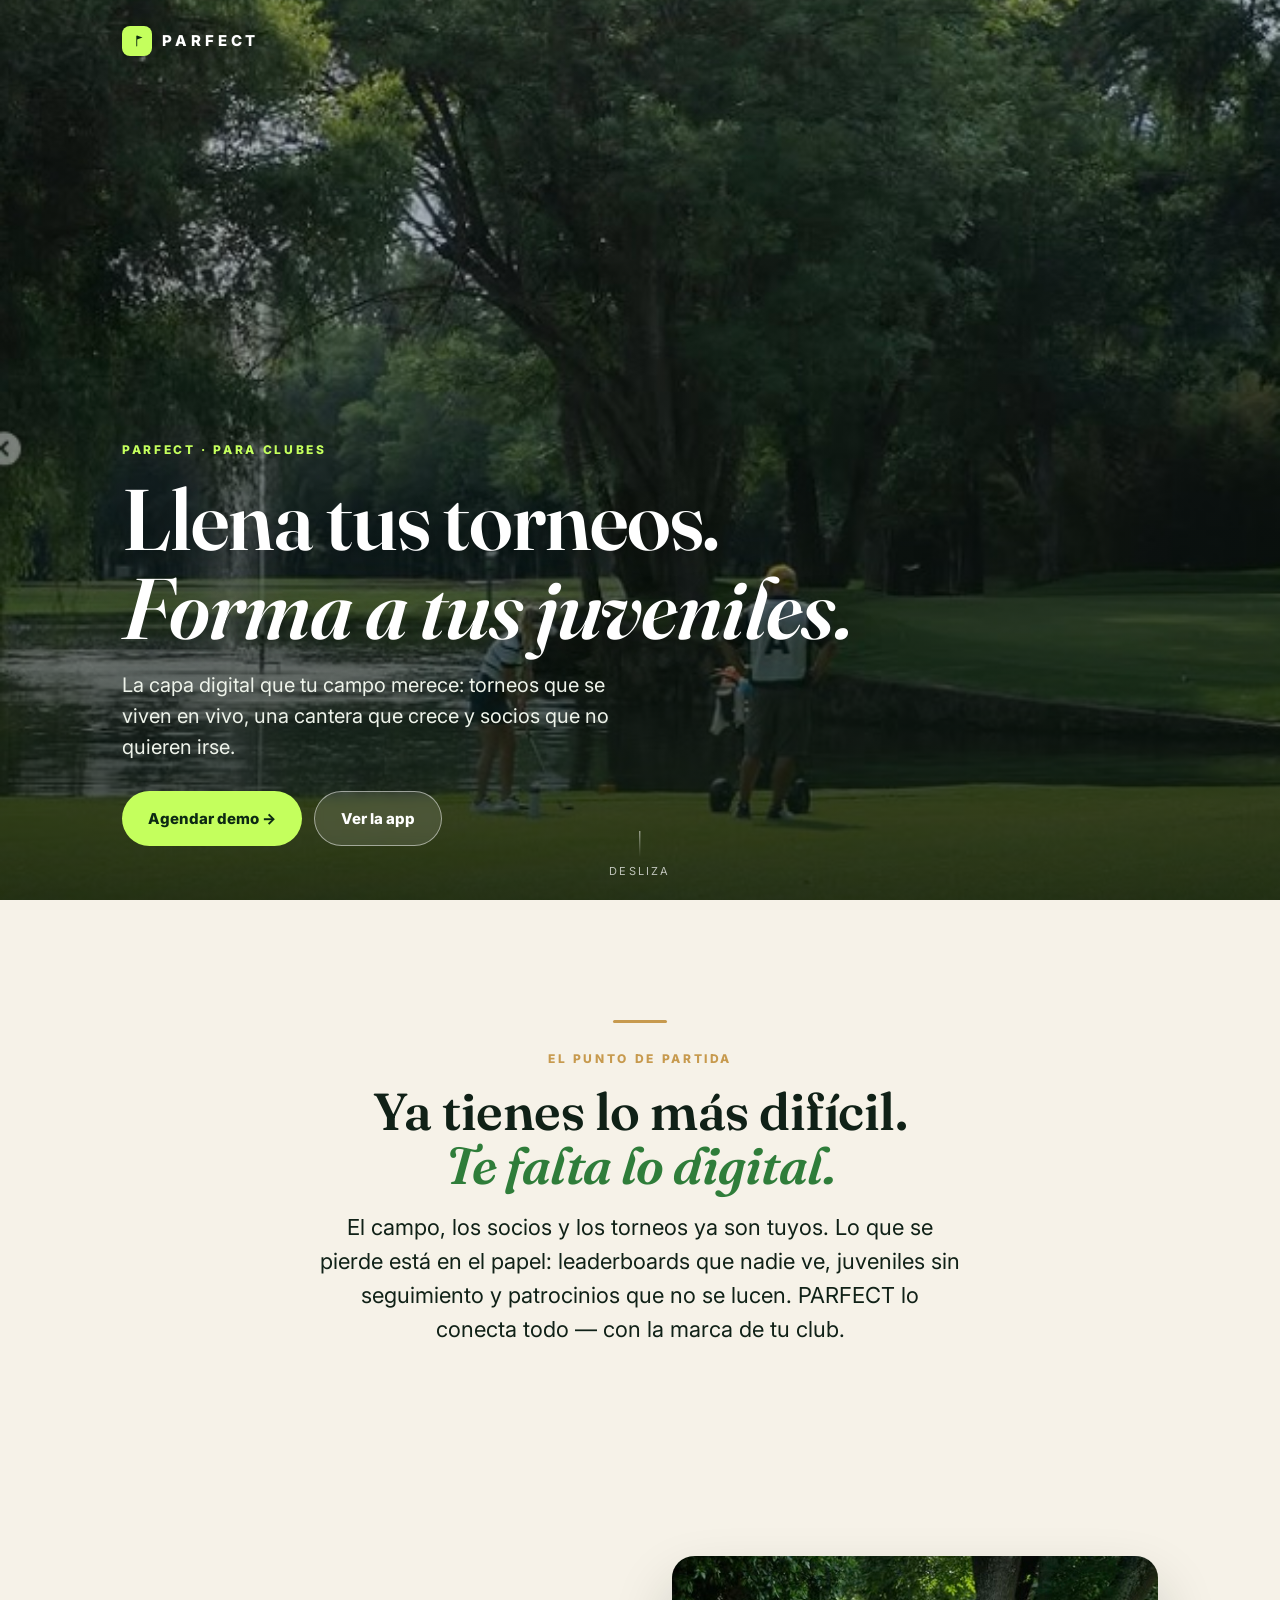
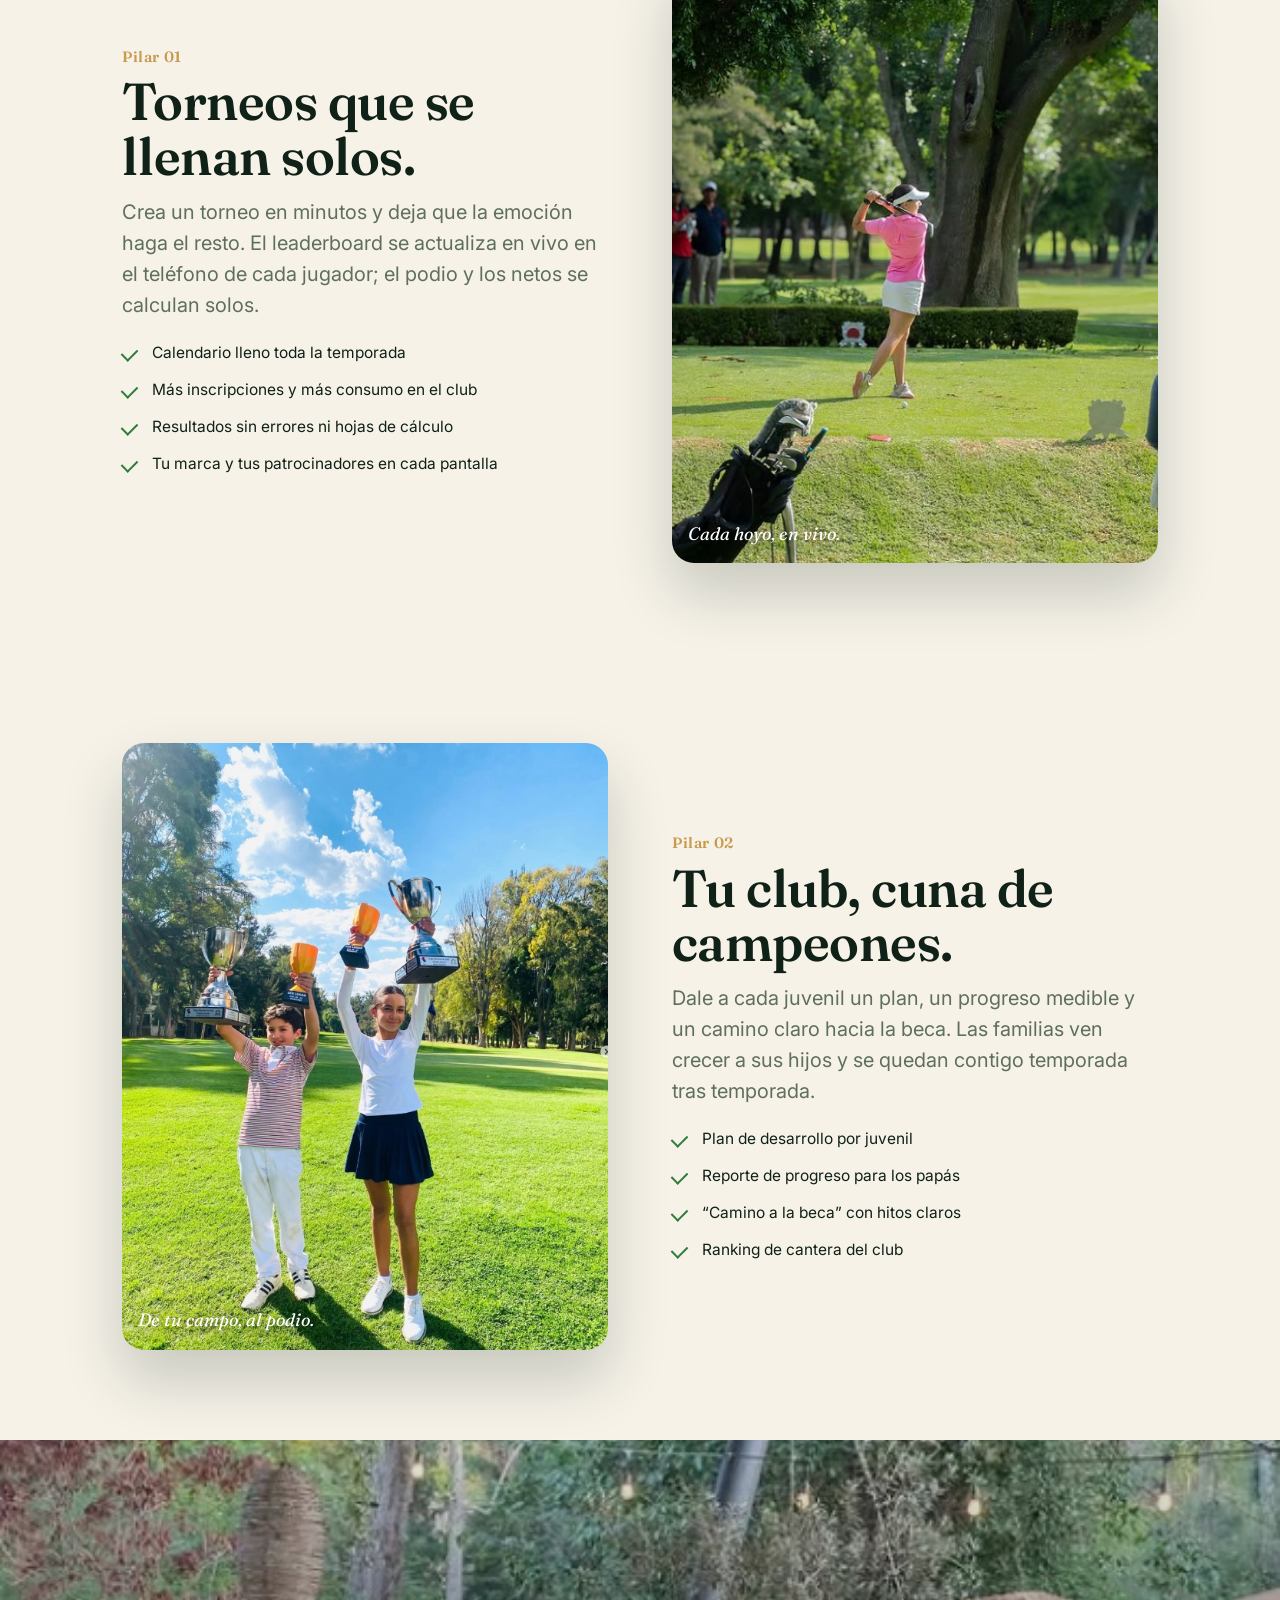
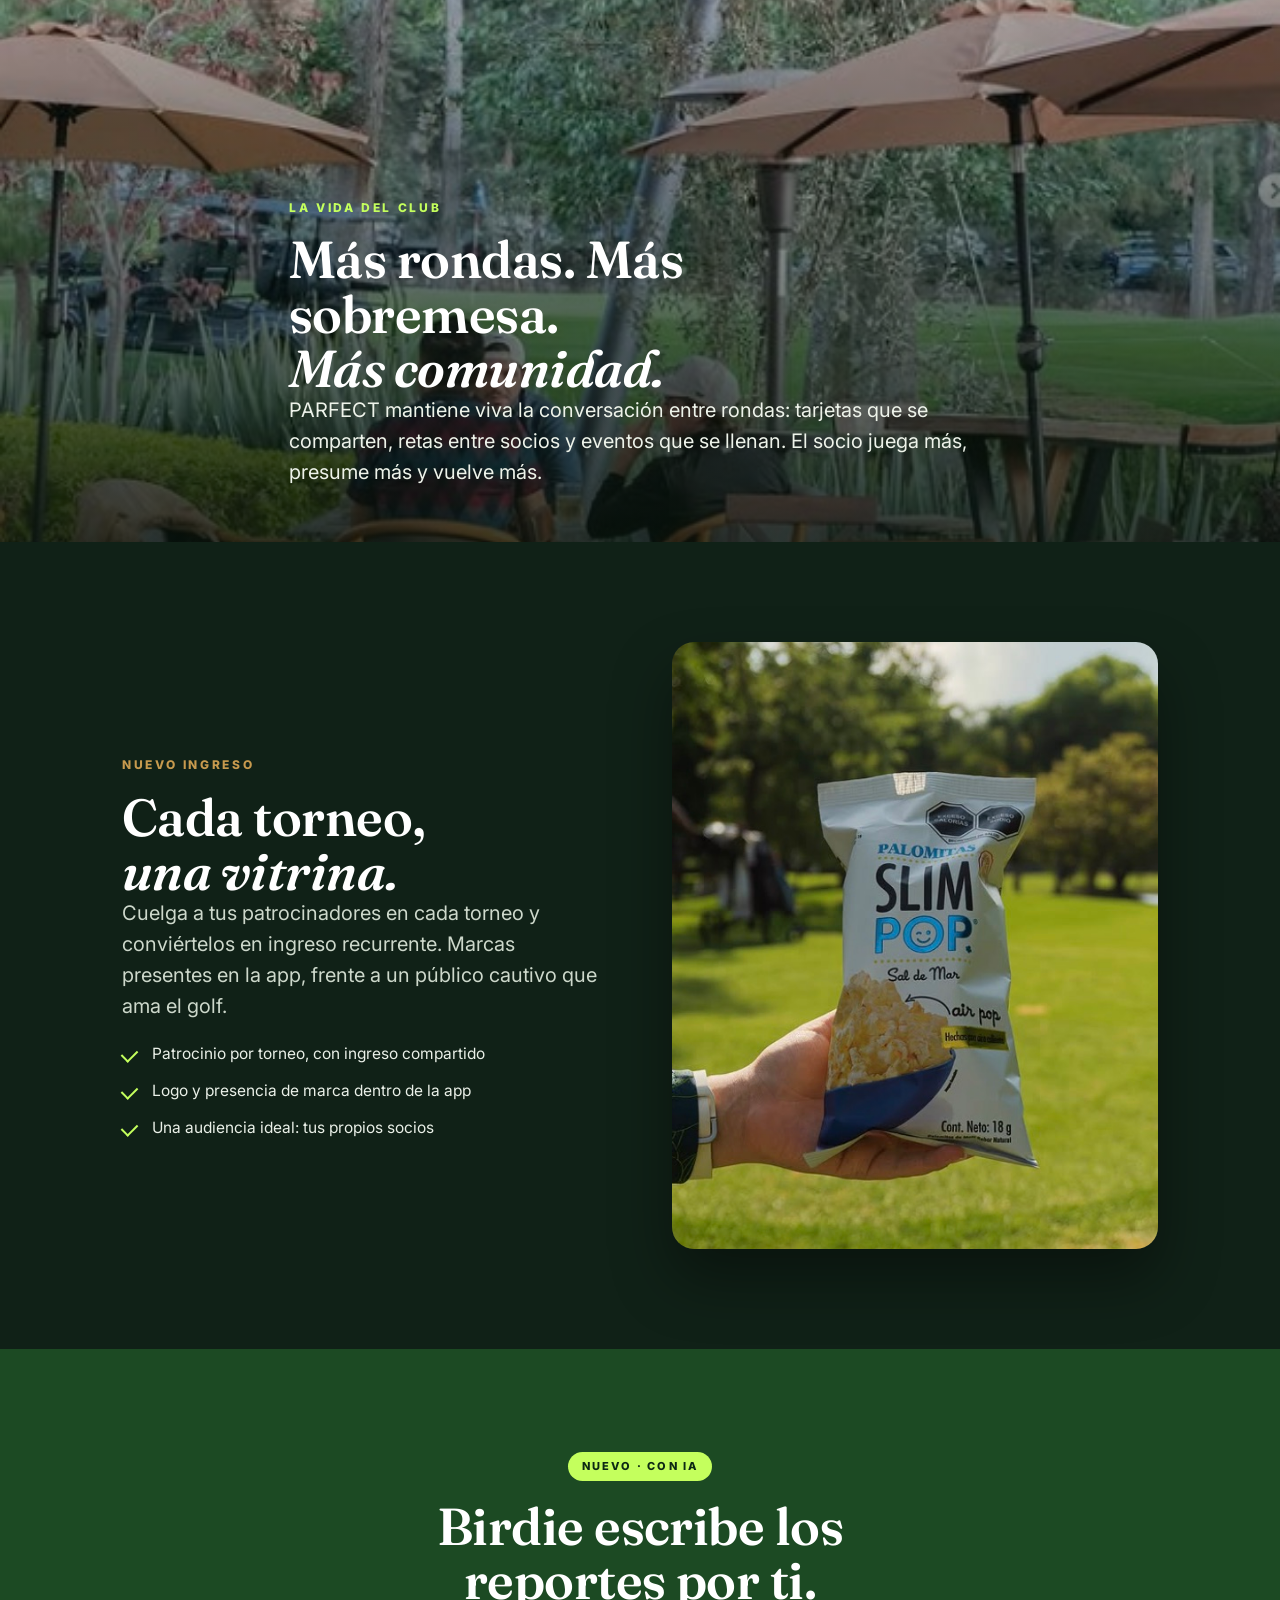
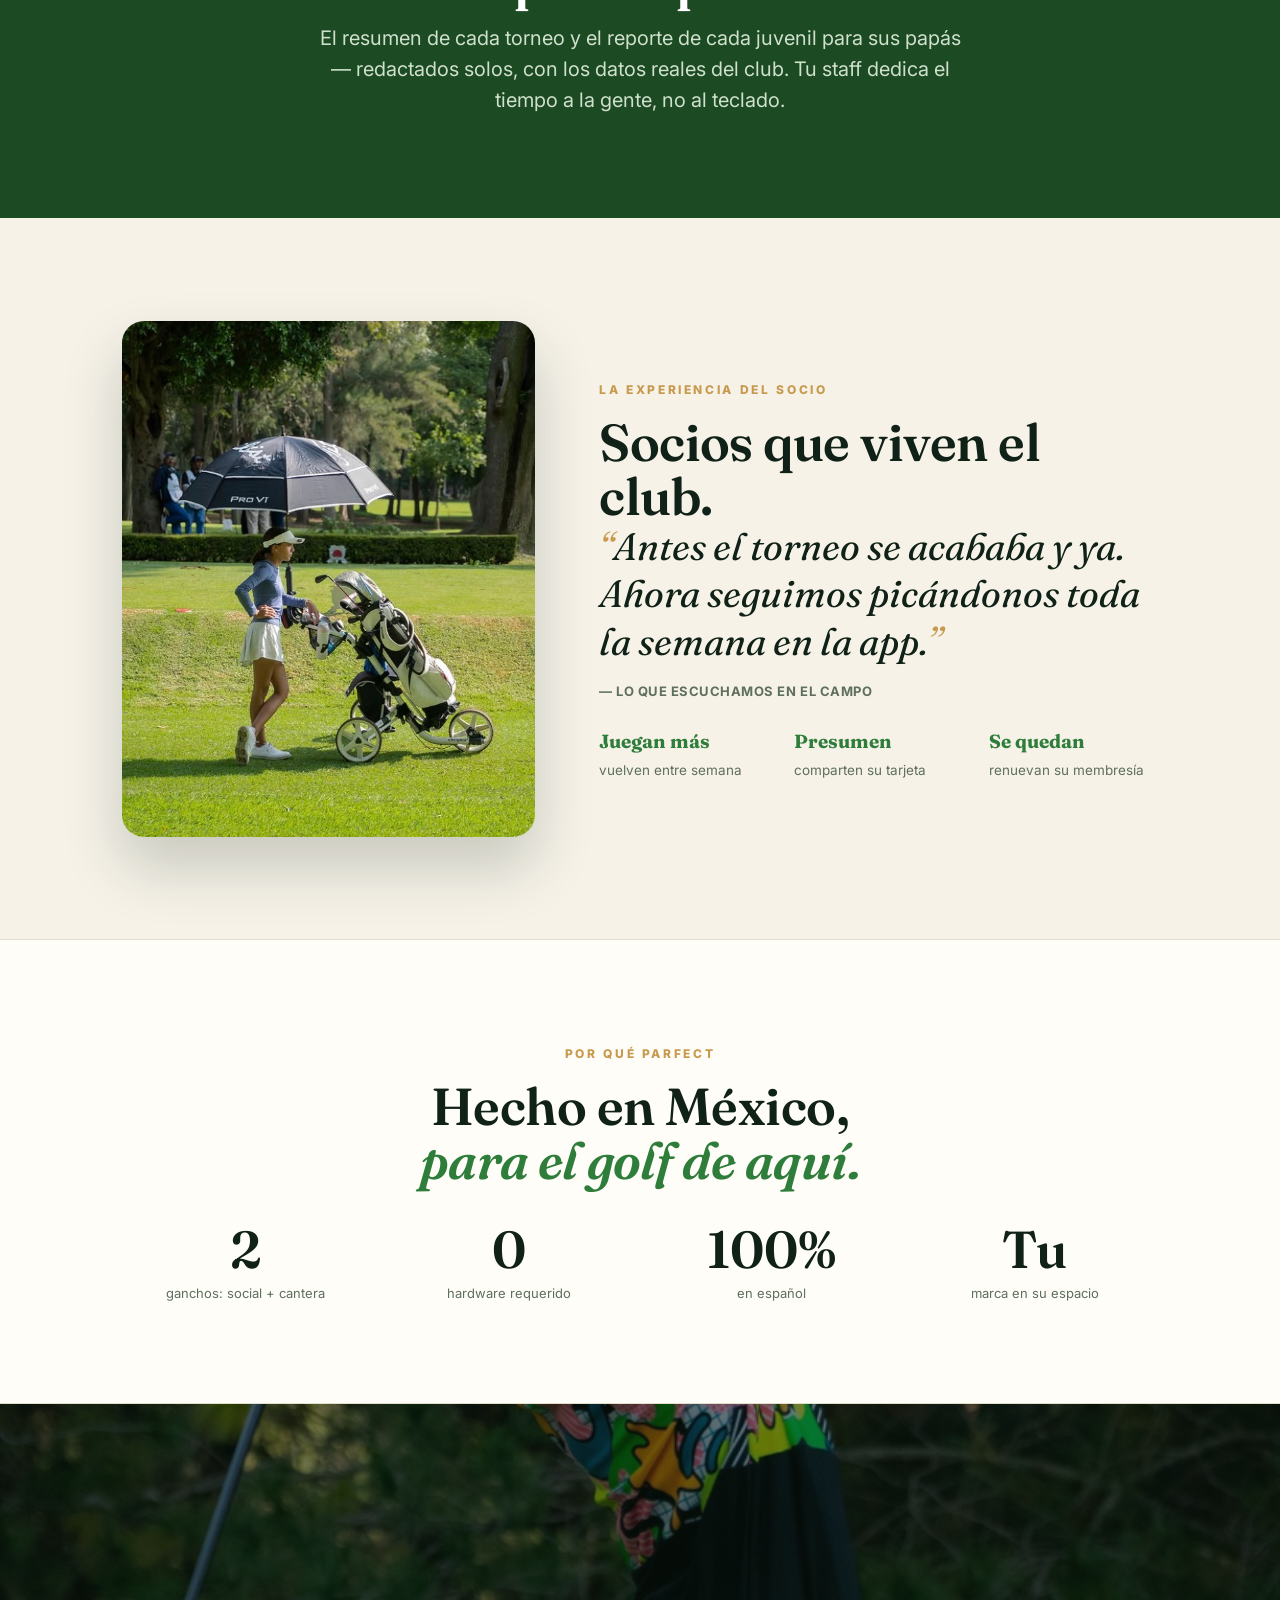
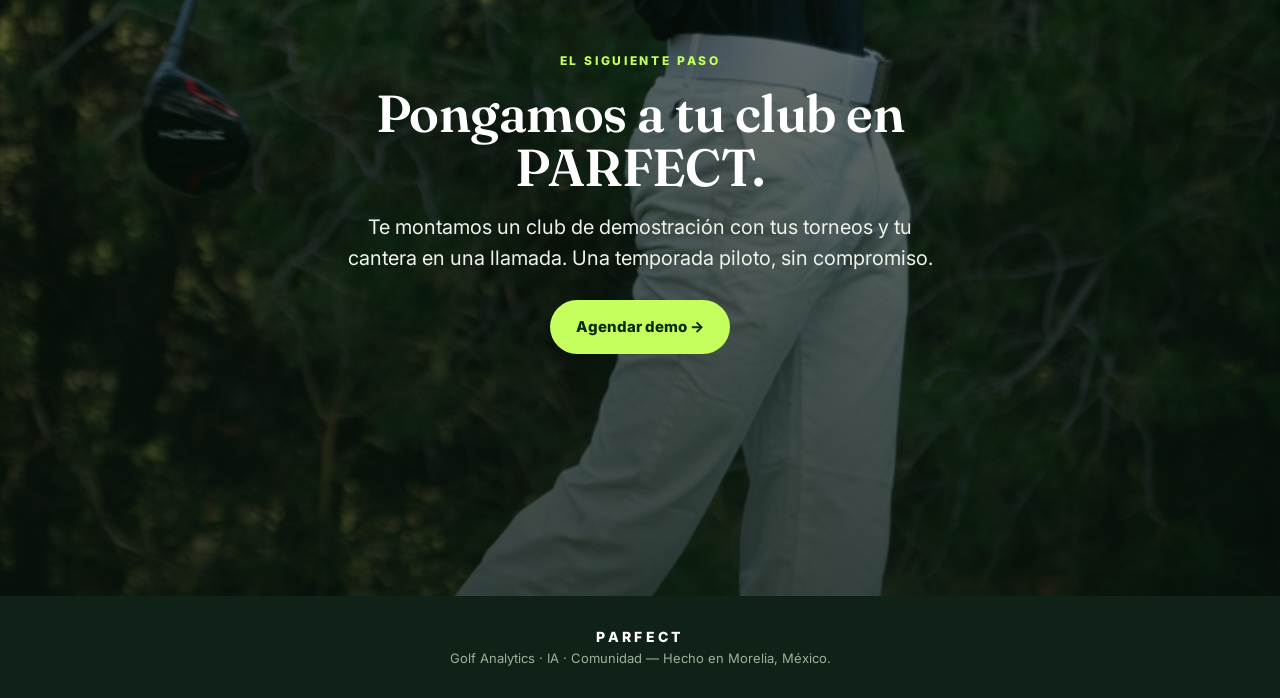
<file: deck/index.html>
<!doctype html>
<html lang="es">
<head>
  <meta charset="UTF-8" />
  <meta name="viewport" content="width=device-width, initial-scale=1.0" />
  <title>PARFECT para Clubes — Llena tus torneos. Forma a tus juveniles.</title>
  <meta name="description" content="La capa digital de tu club: torneos con leaderboard en vivo, academia juvenil con reporte a padres, patrocinios que se convierten en ingreso y socios que viven el club." />
  <meta property="og:title" content="PARFECT para Clubes" />
  <meta property="og:description" content="Llena tus torneos. Forma a tus juveniles. La capa digital de tu club." />
  <meta property="og:image" content="https://rorropirrorro69.github.io/parfect/deck/assets/juveniles.jpg" />
  <link rel="preconnect" href="https://fonts.googleapis.com" />
  <link rel="preconnect" href="https://fonts.gstatic.com" crossorigin />
  <link href="https://fonts.googleapis.com/css2?family=Fraunces:ital,opsz,wght@0,9..144,500;0,9..144,600;0,9..144,800;1,9..144,500&family=Inter:wght@400;500;600;700;800&display=swap" rel="stylesheet" />
  <style>
    :root{
      --ink:#102117; --ink2:#1b3a26; --cream:#f6f2e8; --paper:#fffdf8;
      --line:#e3ddcc; --muted:#5f6f5e; --lime:#c4ff5d; --green:#2f7d3a; --green-d:#1c4a23;
      --gold:#c79a4e;
      --serif:'Fraunces',Georgia,'Times New Roman',serif;
      --sans:'Inter',-apple-system,system-ui,Segoe UI,Roboto,sans-serif;
    }
    *{box-sizing:border-box;margin:0;padding:0}
    html{scroll-behavior:smooth}
    body{font-family:var(--sans);color:var(--ink);background:var(--cream);line-height:1.55;-webkit-font-smoothing:antialiased;overflow-x:hidden}
    img{display:block;max-width:100%}
    .wrap{max-width:1080px;margin:0 auto;padding:0 22px}
    .eyebrow{font-family:var(--sans);font-size:12px;font-weight:800;letter-spacing:.22em;text-transform:uppercase;color:var(--green)}
    .eyebrow.gold{color:var(--gold)}
    h1,h2{font-family:var(--serif);font-weight:600;line-height:1.04;letter-spacing:-.01em}
    .display{font-size:clamp(40px,8.5vw,86px);font-weight:600}
    h2.big{font-size:clamp(30px,5.2vw,52px);font-weight:600;margin-top:14px}
    .lead{font-size:clamp(16px,2.2vw,20px);color:var(--muted);max-width:54ch}
    .serif-it{font-style:italic}
    .lime-tx{color:var(--green)}

    /* ---------- HERO ---------- */
    .hero{position:relative;min-height:100svh;display:flex;align-items:flex-end;color:#fff;
      background:linear-gradient(180deg,rgba(8,20,12,.18) 0%,rgba(8,20,12,.30) 42%,rgba(8,20,12,.82) 100%), url('assets/hero.jpg') center/cover no-repeat;}
    .hero .wrap{padding-top:30px;padding-bottom:54px;width:100%}
    .brand{position:absolute;top:26px;left:0;width:100%;}
    .brand .wrap{display:flex;align-items:center;gap:10px;padding-top:0}
    .brand .mark{width:30px;height:30px;border-radius:8px;background:var(--lime);display:grid;place-items:center}
    .brand b{font-family:var(--sans);font-weight:800;letter-spacing:.26em;font-size:15px}
    .hero .eyebrow{color:var(--lime)}
    .hero h1{margin:14px 0 16px;text-shadow:0 12px 40px rgba(0,0,0,.35)}
    .hero .lead{color:#eef3ea;max-width:40ch}
    .cta-row{display:flex;gap:12px;flex-wrap:wrap;margin-top:28px}
    .btn{display:inline-flex;align-items:center;gap:8px;font-family:var(--sans);font-weight:800;font-size:15px;padding:15px 26px;border-radius:999px;text-decoration:none;transition:transform .12s ease}
    .btn:active{transform:scale(.97)}
    .btn-lime{background:var(--lime);color:#0c2913}
    .btn-ghost{background:rgba(255,255,255,.12);color:#fff;border:1.5px solid rgba(255,255,255,.5);backdrop-filter:blur(4px)}
    .btn-dark{background:var(--green-d);color:#fff}
    .scroll-hint{position:absolute;bottom:20px;left:50%;transform:translateX(-50%);color:rgba(255,255,255,.7);font-size:11px;letter-spacing:.2em;text-transform:uppercase;display:flex;flex-direction:column;align-items:center;gap:6px}
    .scroll-hint span{width:1px;height:26px;background:linear-gradient(rgba(255,255,255,.7),transparent)}

    /* ---------- INTRO ---------- */
    .intro{padding:clamp(64px,10vw,120px) 0;text-align:center}
    .intro .lead{margin:18px auto 0;max-width:46ch;font-size:clamp(17px,2.4vw,22px);color:var(--ink)}
    .intro .rule{width:54px;height:3px;background:var(--gold);margin:0 auto 22px;border-radius:2px}

    /* ---------- SPLIT (foto + texto) ---------- */
    .split{padding:clamp(40px,7vw,90px) 0}
    .split .wrap{display:grid;grid-template-columns:1fr 1fr;align-items:center;gap:clamp(28px,5vw,72px)}
    .split .ph{position:relative;border-radius:22px;overflow:hidden;box-shadow:0 30px 60px rgba(16,33,23,.20);aspect-ratio:4/5}
    .split .ph img{width:100%;height:100%;object-fit:cover}
    .split .ph .cap{position:absolute;left:16px;bottom:16px;color:#fff;font-family:var(--serif);font-style:italic;font-size:18px;text-shadow:0 4px 16px rgba(0,0,0,.5)}
    .split.flip .tx{order:2}
    .split.flip .ph{order:1}
    .num{font-family:var(--serif);font-size:15px;font-weight:600;color:var(--gold);letter-spacing:.04em}
    .split h2{margin:6px 0 14px}
    ul.feat{list-style:none;margin:20px 0 0;display:flex;flex-direction:column;gap:13px}
    ul.feat li{position:relative;padding-left:30px;font-size:15.5px;color:var(--ink)}
    ul.feat li::before{content:'';position:absolute;left:0;top:7px;width:13px;height:8px;border-left:2.5px solid var(--green);border-bottom:2.5px solid var(--green);transform:rotate(-45deg)}

    /* ---------- FULL BLEED foto con texto ---------- */
    .bleed{position:relative;min-height:78svh;display:flex;align-items:flex-end;color:#fff}
    .bleed.social{background:linear-gradient(180deg,rgba(8,20,12,.1),rgba(8,20,12,.78)),url('assets/social.jpg') center/cover no-repeat}
    .bleed .wrap{padding-bottom:54px;padding-top:54px}
    .bleed h2{max-width:18ch}
    .bleed .lead{color:#eef3ea}

    /* ---------- PATROCINIOS ---------- */
    .spon{background:var(--ink);color:#fff;padding:clamp(54px,8vw,100px) 0}
    .spon .eyebrow{color:var(--gold)}
    .spon h2{color:#fff}
    .spon .lead{color:#cdd8cb}
    .spon .grid{display:grid;grid-template-columns:1fr 1fr;align-items:center;gap:clamp(28px,5vw,64px)}
    .spon .ph{border-radius:22px;overflow:hidden;aspect-ratio:4/5;box-shadow:0 30px 60px rgba(0,0,0,.4)}
    .spon .ph img{width:100%;height:100%;object-fit:cover}
    .spon ul.feat li{color:#eaf0e8}
    .spon ul.feat li::before{border-color:var(--lime)}

    /* ---------- IA band ---------- */
    .ia{background:var(--green-d);color:#fff;text-align:center;padding:clamp(56px,8vw,104px) 0}
    .ia .badge{display:inline-block;font-family:var(--sans);font-size:11px;font-weight:800;letter-spacing:.2em;text-transform:uppercase;color:#0c2913;background:var(--lime);padding:6px 14px;border-radius:999px}
    .ia h2{color:#fff;margin:18px auto 0;max-width:16ch}
    .ia .lead{color:#cfe0cd;margin:16px auto 0;max-width:50ch}

    /* ---------- SATISFACCIÓN ---------- */
    .sat{padding:clamp(56px,8vw,104px) 0}
    .sat .grid{display:grid;grid-template-columns:.85fr 1.15fr;gap:clamp(28px,5vw,64px);align-items:center}
    .sat .ph{border-radius:22px;overflow:hidden;aspect-ratio:4/5;box-shadow:0 30px 60px rgba(16,33,23,.2)}
    .sat .ph img{width:100%;height:100%;object-fit:cover}
    .quote{font-family:var(--serif);font-style:italic;font-size:clamp(24px,4vw,38px);line-height:1.25;color:var(--ink)}
    .quote .mk{color:var(--gold)}
    .attr{margin-top:16px;font-size:13px;font-weight:700;letter-spacing:.04em;color:var(--muted);text-transform:uppercase}
    .satrow{display:flex;gap:26px;flex-wrap:wrap;margin-top:26px}
    .satrow div{flex:1 1 120px}
    .satrow b{font-family:var(--serif);font-size:19px;display:block;color:var(--green)}
    .satrow span{font-size:13.5px;color:var(--muted)}

    /* ---------- POR QUÉ / stats ---------- */
    .why{background:var(--paper);border-top:1px solid var(--line);border-bottom:1px solid var(--line);padding:clamp(56px,8vw,100px) 0;text-align:center}
    .stats{display:grid;grid-template-columns:repeat(4,1fr);gap:16px;margin-top:36px}
    .stat b{font-family:var(--serif);font-size:clamp(34px,6vw,52px);font-weight:600;color:var(--ink);display:block;line-height:1}
    .stat span{font-size:13px;color:var(--muted);display:block;margin-top:8px}

    /* ---------- CTA final ---------- */
    .final{position:relative;min-height:88svh;display:flex;align-items:center;text-align:center;color:#fff;
      background:linear-gradient(180deg,rgba(8,20,12,.55),rgba(8,20,12,.78)),url('assets/cierre.jpg') center/cover no-repeat}
    .final h2{color:#fff;max-width:18ch;margin:14px auto 0}
    .final .lead{color:#eef3ea;margin:18px auto 26px;max-width:46ch}

    footer{background:var(--ink);color:#9fb09d;text-align:center;padding:30px 22px;font-size:13px}
    footer .fmark{font-family:var(--sans);font-weight:800;letter-spacing:.24em;color:#fff;font-size:14px}

    @media(max-width:760px){
      .split .wrap,.spon .grid,.sat .grid{grid-template-columns:1fr}
      .split.flip .tx{order:1}.split.flip .ph{order:2}
      .split .ph,.spon .ph,.sat .ph{aspect-ratio:4/5;max-height:64svh}
      .stats{grid-template-columns:1fr 1fr;gap:24px 16px}
      .sat .ph{display:none}
    }
  </style>
</head>
<body>

  <!-- ===== HERO ===== -->
  <header class="hero">
    <div class="brand"><div class="wrap"><span class="mark"><svg width="16" height="16" viewBox="0 0 32 32"><path d="M16 5 L27 9 L16 13 Z" fill="#0c2913"/><rect x="14.6" y="5" width="1.8" height="22" rx=".9" fill="#0c2913"/></svg></span><b>PARFECT</b></div></div>
    <div class="wrap">
      <span class="eyebrow">PARFECT · para clubes</span>
      <h1 class="display">Llena tus torneos.<br><span class="serif-it">Forma a tus juveniles.</span></h1>
      <p class="lead">La capa digital que tu campo merece: torneos que se viven en vivo, una cantera que crece y socios que no quieren irse.</p>
      <div class="cta-row">
        <a class="btn btn-lime" href="mailto:andremacouzetruiz@gmail.com?subject=PARFECT%20para%20mi%20club">Agendar demo →</a>
        <a class="btn btn-ghost" href="https://rorropirrorro69.github.io/parfect/" target="_blank" rel="noopener">Ver la app</a>
      </div>
    </div>
    <div class="scroll-hint"><span></span>Desliza</div>
  </header>

  <!-- ===== INTRO ===== -->
  <section class="intro">
    <div class="wrap">
      <div class="rule"></div>
      <span class="eyebrow gold">El punto de partida</span>
      <h2 class="big">Ya tienes lo más difícil.<br><span class="serif-it lime-tx">Te falta lo digital.</span></h2>
      <p class="lead">El campo, los socios y los torneos ya son tuyos. Lo que se pierde está en el papel: leaderboards que nadie ve, juveniles sin seguimiento y patrocinios que no se lucen. PARFECT lo conecta todo — con la marca de tu club.</p>
    </div>
  </section>

  <!-- ===== PILAR 1 · TORNEOS ===== -->
  <section class="split">
    <div class="wrap">
      <div class="tx">
        <span class="num">Pilar 01</span>
        <h2 class="big">Torneos que se llenan solos.</h2>
        <p class="lead">Crea un torneo en minutos y deja que la emoción haga el resto. El leaderboard se actualiza en vivo en el teléfono de cada jugador; el podio y los netos se calculan solos.</p>
        <ul class="feat">
          <li>Calendario lleno toda la temporada</li>
          <li>Más inscripciones y más consumo en el club</li>
          <li>Resultados sin errores ni hojas de cálculo</li>
          <li>Tu marca y tus patrocinadores en cada pantalla</li>
        </ul>
      </div>
      <div class="ph"><img src="assets/torneo.jpg" alt="Jugador en el tee durante un torneo" loading="lazy"><span class="cap">Cada hoyo, en vivo.</span></div>
    </div>
  </section>

  <!-- ===== PILAR 2 · ACADEMIA / CANTERA ===== -->
  <section class="split flip">
    <div class="wrap">
      <div class="tx">
        <span class="num">Pilar 02</span>
        <h2 class="big">Tu club, cuna de campeones.</h2>
        <p class="lead">Dale a cada juvenil un plan, un progreso medible y un camino claro hacia la beca. Las familias ven crecer a sus hijos y se quedan contigo temporada tras temporada.</p>
        <ul class="feat">
          <li>Plan de desarrollo por juvenil</li>
          <li>Reporte de progreso para los papás</li>
          <li>“Camino a la beca” con hitos claros</li>
          <li>Ranking de cantera del club</li>
        </ul>
      </div>
      <div class="ph"><img src="assets/juveniles.jpg" alt="Dos juveniles levantando el trofeo" loading="lazy"><span class="cap">De tu campo, al podio.</span></div>
    </div>
  </section>

  <!-- ===== VIDA SOCIAL ===== -->
  <section class="bleed social">
    <div class="wrap">
      <span class="eyebrow" style="color:var(--lime)">La vida del club</span>
      <h2 class="big">Más rondas. Más sobremesa.<br><span class="serif-it">Más comunidad.</span></h2>
      <p class="lead">PARFECT mantiene viva la conversación entre rondas: tarjetas que se comparten, retas entre socios y eventos que se llenan. El socio juega más, presume más y vuelve más.</p>
    </div>
  </section>

  <!-- ===== PATROCINIOS ===== -->
  <section class="spon">
    <div class="wrap grid">
      <div class="tx">
        <span class="eyebrow gold">Nuevo ingreso</span>
        <h2 class="big">Cada torneo,<br><span class="serif-it">una vitrina.</span></h2>
        <p class="lead">Cuelga a tus patrocinadores en cada torneo y conviértelos en ingreso recurrente. Marcas presentes en la app, frente a un público cautivo que ama el golf.</p>
        <ul class="feat">
          <li>Patrocinio por torneo, con ingreso compartido</li>
          <li>Logo y presencia de marca dentro de la app</li>
          <li>Una audiencia ideal: tus propios socios</li>
        </ul>
      </div>
      <div class="ph"><img src="assets/patrocinio.jpg" alt="Producto patrocinador en el campo" loading="lazy"></div>
    </div>
  </section>

  <!-- ===== IA ===== -->
  <section class="ia">
    <div class="wrap">
      <span class="badge">Nuevo · con IA</span>
      <h2 class="big">Birdie escribe los reportes por ti.</h2>
      <p class="lead">El resumen de cada torneo y el reporte de cada juvenil para sus papás — redactados solos, con los datos reales del club. Tu staff dedica el tiempo a la gente, no al teclado.</p>
    </div>
  </section>

  <!-- ===== SATISFACCIÓN DEL SOCIO ===== -->
  <section class="sat">
    <div class="wrap grid">
      <div class="ph"><img src="assets/socia.jpg" alt="Socia disfrutando su ronda" loading="lazy"></div>
      <div class="tx">
        <span class="eyebrow gold">La experiencia del socio</span>
        <h2 class="big">Socios que viven el club.</h2>
        <p class="quote"><span class="mk">“</span>Antes el torneo se acababa y ya. Ahora seguimos picándonos toda la semana en la app.<span class="mk">”</span></p>
        <p class="attr">— Lo que escuchamos en el campo</p>
        <div class="satrow">
          <div><b>Juegan más</b><span>vuelven entre semana</span></div>
          <div><b>Presumen</b><span>comparten su tarjeta</span></div>
          <div><b>Se quedan</b><span>renuevan su membresía</span></div>
        </div>
      </div>
    </div>
  </section>

  <!-- ===== POR QUÉ / STATS ===== -->
  <section class="why">
    <div class="wrap">
      <span class="eyebrow gold">Por qué PARFECT</span>
      <h2 class="big">Hecho en México,<br><span class="serif-it lime-tx">para el golf de aquí.</span></h2>
      <div class="stats">
        <div class="stat"><b>2</b><span>ganchos: social + cantera</span></div>
        <div class="stat"><b>0</b><span>hardware requerido</span></div>
        <div class="stat"><b>100%</b><span>en español</span></div>
        <div class="stat"><b>Tu</b><span>marca en su espacio</span></div>
      </div>
    </div>
  </section>

  <!-- ===== CTA FINAL ===== -->
  <section class="final">
    <div class="wrap">
      <span class="eyebrow" style="color:var(--lime)">El siguiente paso</span>
      <h2 class="big">Pongamos a tu club en PARFECT.</h2>
      <p class="lead">Te montamos un club de demostración con tus torneos y tu cantera en una llamada. Una temporada piloto, sin compromiso.</p>
      <a class="btn btn-lime" href="mailto:andremacouzetruiz@gmail.com?subject=PARFECT%20para%20mi%20club">Agendar demo →</a>
    </div>
  </section>

  <footer>
    <div class="fmark">PARFECT</div>
    Golf Analytics · IA · Comunidad — Hecho en Morelia, México.
  </footer>

</body>
</html>
</file>
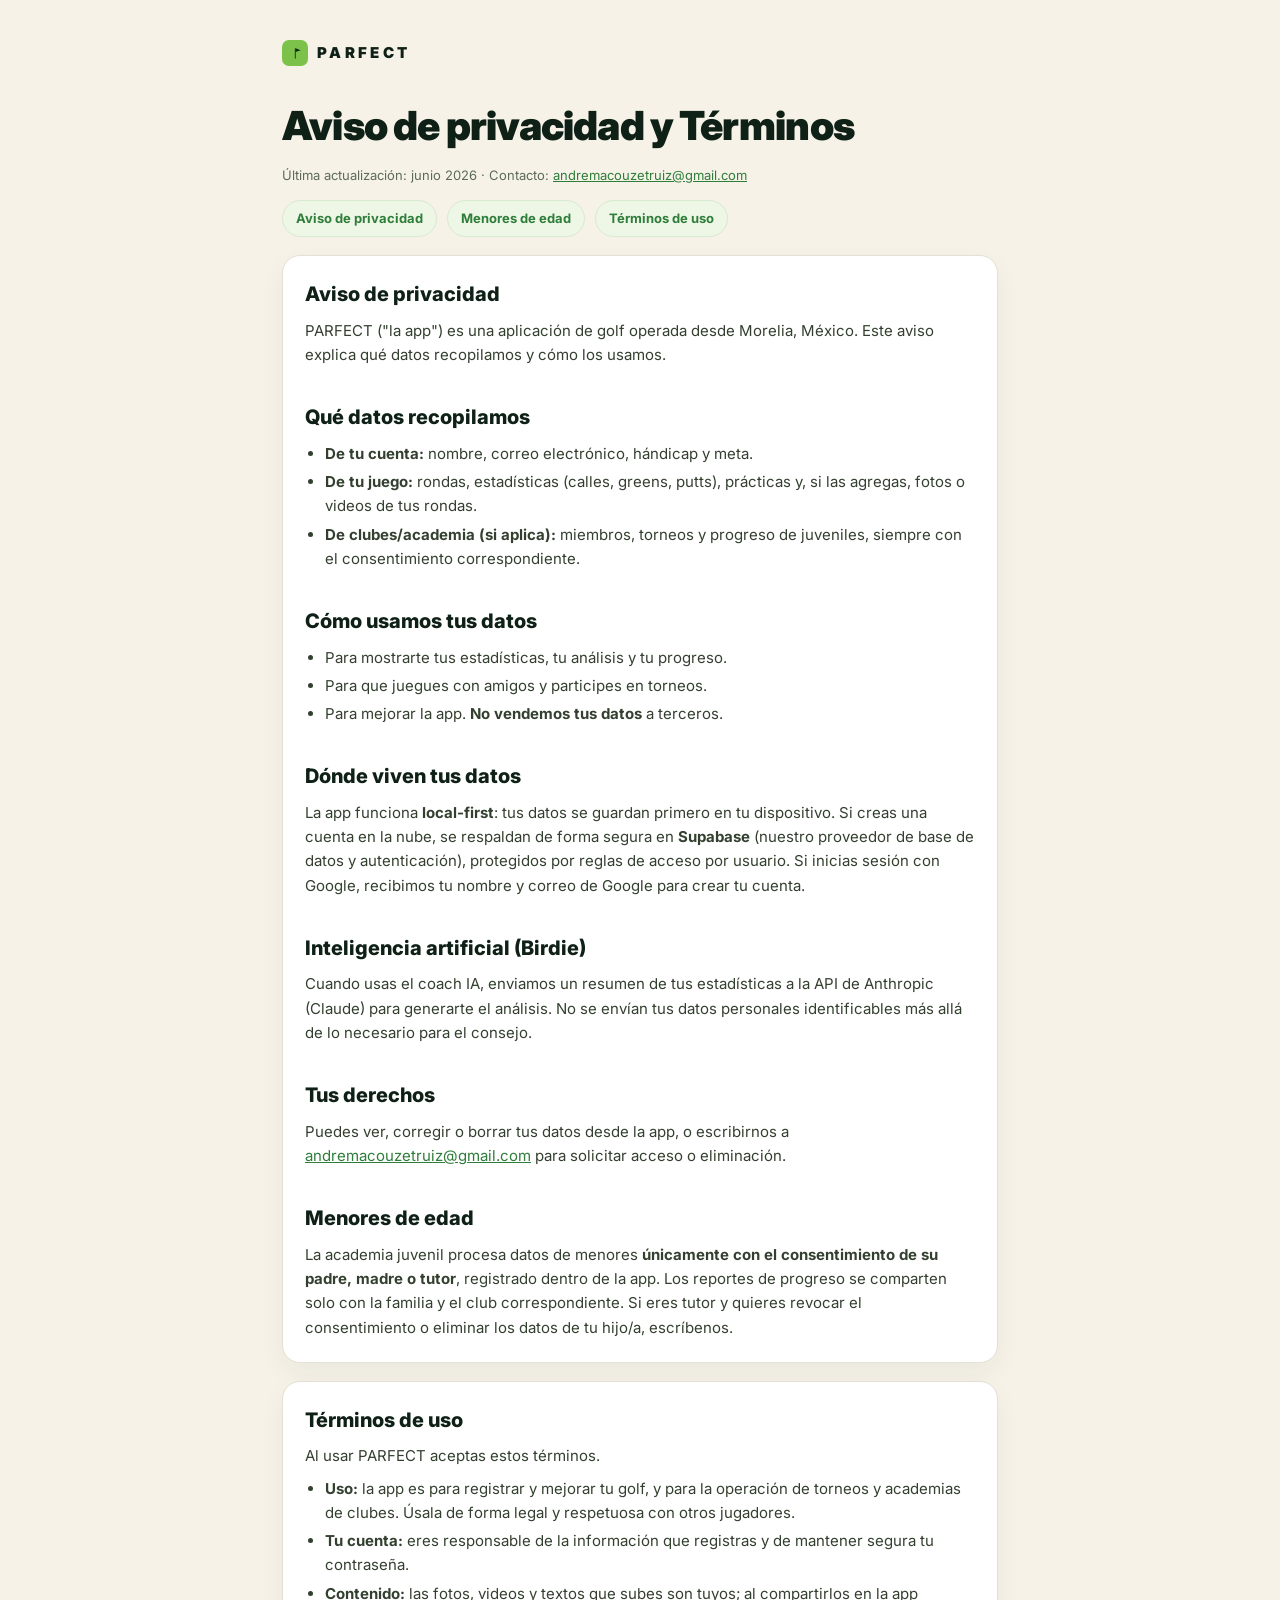
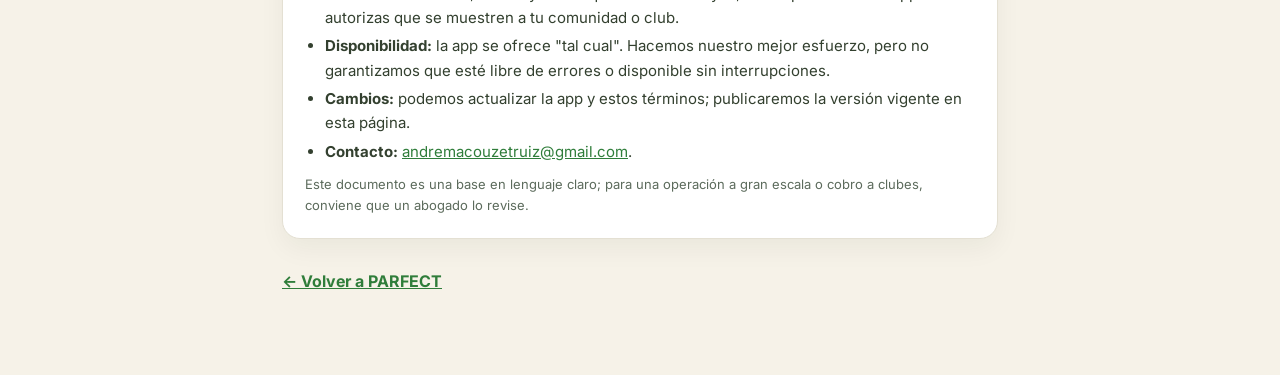
<file: legal.html>
<!doctype html>
<html lang="es">
<head>
  <meta charset="UTF-8" />
  <meta name="viewport" content="width=device-width, initial-scale=1.0" />
  <title>PARFECT — Aviso de privacidad y Términos</title>
  <meta name="robots" content="index,follow" />
  <link rel="preconnect" href="https://fonts.googleapis.com" />
  <link href="https://fonts.googleapis.com/css2?family=Inter:wght@400;600;700;800;900&display=swap" rel="stylesheet" />
  <style>
    :root{ --ink:#0f2117; --muted:#5c6b5c; --line:#e4e0d3; --lime:#7cc24a; --card:#fff; --bg:#f6f2e8; }
    *{box-sizing:border-box;margin:0;padding:0}
    body{font-family:Inter,-apple-system,system-ui,Segoe UI,Roboto,sans-serif;color:var(--ink);background:var(--bg);line-height:1.62;-webkit-font-smoothing:antialiased}
    .wrap{max-width:760px;margin:0 auto;padding:40px 22px 80px}
    .brand{display:inline-flex;align-items:center;gap:9px;font-weight:900;letter-spacing:.22em;font-size:15px;text-decoration:none;color:var(--ink)}
    .brand .dot{width:26px;height:26px;border-radius:7px;background:var(--lime);display:grid;place-items:center}
    a{color:#2f7d3a}
    h1{font-size:clamp(28px,5vw,40px);font-weight:900;letter-spacing:-.02em;margin:26px 0 6px}
    h2{font-size:20px;font-weight:800;margin:34px 0 8px}
    p,li{font-size:15px;color:#33402f}
    ul{margin:8px 0 8px 20px}
    li{margin:4px 0}
    .upd{color:var(--muted);font-size:13px}
    .card{background:var(--card);border:1px solid var(--line);border-radius:18px;padding:22px 22px;margin-top:18px;box-shadow:0 10px 26px rgba(20,40,15,.05)}
    .toc{display:flex;gap:10px;flex-wrap:wrap;margin-top:14px}
    .toc a{font-weight:700;font-size:13px;background:#eef7e6;border:1px solid #d6ead0;border-radius:999px;padding:7px 13px;text-decoration:none}
    .back{display:inline-block;margin-top:30px;font-weight:700}
    .note{font-size:13px;color:var(--muted);margin-top:10px}
  </style>
</head>
<body>
  <div class="wrap">
    <a class="brand" href="./"><span class="dot"><svg width="15" height="15" viewBox="0 0 32 32"><path d="M16 5 L27 9 L16 13 Z" fill="#0c2913"/><rect x="14.6" y="5" width="1.8" height="22" rx=".9" fill="#0c2913"/></svg></span>PARFECT</a>

    <h1>Aviso de privacidad y Términos</h1>
    <p class="upd">Última actualización: junio 2026 · Contacto: <a href="mailto:andremacouzetruiz@gmail.com">andremacouzetruiz@gmail.com</a></p>
    <div class="toc"><a href="#privacidad">Aviso de privacidad</a><a href="#menores">Menores de edad</a><a href="#terminos">Términos de uso</a></div>

    <!-- ===== PRIVACIDAD ===== -->
    <div class="card" id="privacidad">
      <h2 style="margin-top:0">Aviso de privacidad</h2>
      <p>PARFECT ("la app") es una aplicación de golf operada desde Morelia, México. Este aviso explica qué datos recopilamos y cómo los usamos.</p>

      <h2>Qué datos recopilamos</h2>
      <ul>
        <li><b>De tu cuenta:</b> nombre, correo electrónico, hándicap y meta.</li>
        <li><b>De tu juego:</b> rondas, estadísticas (calles, greens, putts), prácticas y, si las agregas, fotos o videos de tus rondas.</li>
        <li><b>De clubes/academia (si aplica):</b> miembros, torneos y progreso de juveniles, siempre con el consentimiento correspondiente.</li>
      </ul>

      <h2>Cómo usamos tus datos</h2>
      <ul>
        <li>Para mostrarte tus estadísticas, tu análisis y tu progreso.</li>
        <li>Para que juegues con amigos y participes en torneos.</li>
        <li>Para mejorar la app. <b>No vendemos tus datos</b> a terceros.</li>
      </ul>

      <h2>Dónde viven tus datos</h2>
      <p>La app funciona <b>local-first</b>: tus datos se guardan primero en tu dispositivo. Si creas una cuenta en la nube, se respaldan de forma segura en <b>Supabase</b> (nuestro proveedor de base de datos y autenticación), protegidos por reglas de acceso por usuario. Si inicias sesión con Google, recibimos tu nombre y correo de Google para crear tu cuenta.</p>

      <h2>Inteligencia artificial (Birdie)</h2>
      <p>Cuando usas el coach IA, enviamos un resumen de tus estadísticas a la API de Anthropic (Claude) para generarte el análisis. No se envían tus datos personales identificables más allá de lo necesario para el consejo.</p>

      <h2>Tus derechos</h2>
      <p>Puedes ver, corregir o borrar tus datos desde la app, o escribirnos a <a href="mailto:andremacouzetruiz@gmail.com">andremacouzetruiz@gmail.com</a> para solicitar acceso o eliminación.</p>

      <h2 id="menores">Menores de edad</h2>
      <p>La academia juvenil procesa datos de menores <b>únicamente con el consentimiento de su padre, madre o tutor</b>, registrado dentro de la app. Los reportes de progreso se comparten solo con la familia y el club correspondiente. Si eres tutor y quieres revocar el consentimiento o eliminar los datos de tu hijo/a, escríbenos.</p>
    </div>

    <!-- ===== TÉRMINOS ===== -->
    <div class="card" id="terminos">
      <h2 style="margin-top:0">Términos de uso</h2>
      <p>Al usar PARFECT aceptas estos términos.</p>
      <ul>
        <li><b>Uso:</b> la app es para registrar y mejorar tu golf, y para la operación de torneos y academias de clubes. Úsala de forma legal y respetuosa con otros jugadores.</li>
        <li><b>Tu cuenta:</b> eres responsable de la información que registras y de mantener segura tu contraseña.</li>
        <li><b>Contenido:</b> las fotos, videos y textos que subes son tuyos; al compartirlos en la app autorizas que se muestren a tu comunidad o club.</li>
        <li><b>Disponibilidad:</b> la app se ofrece "tal cual". Hacemos nuestro mejor esfuerzo, pero no garantizamos que esté libre de errores o disponible sin interrupciones.</li>
        <li><b>Cambios:</b> podemos actualizar la app y estos términos; publicaremos la versión vigente en esta página.</li>
        <li><b>Contacto:</b> <a href="mailto:andremacouzetruiz@gmail.com">andremacouzetruiz@gmail.com</a>.</li>
      </ul>
      <p class="note">Este documento es una base en lenguaje claro; para una operación a gran escala o cobro a clubes, conviene que un abogado lo revise.</p>
    </div>

    <a class="back" href="./">← Volver a PARFECT</a>
  </div>
</body>
</html>
</file>
